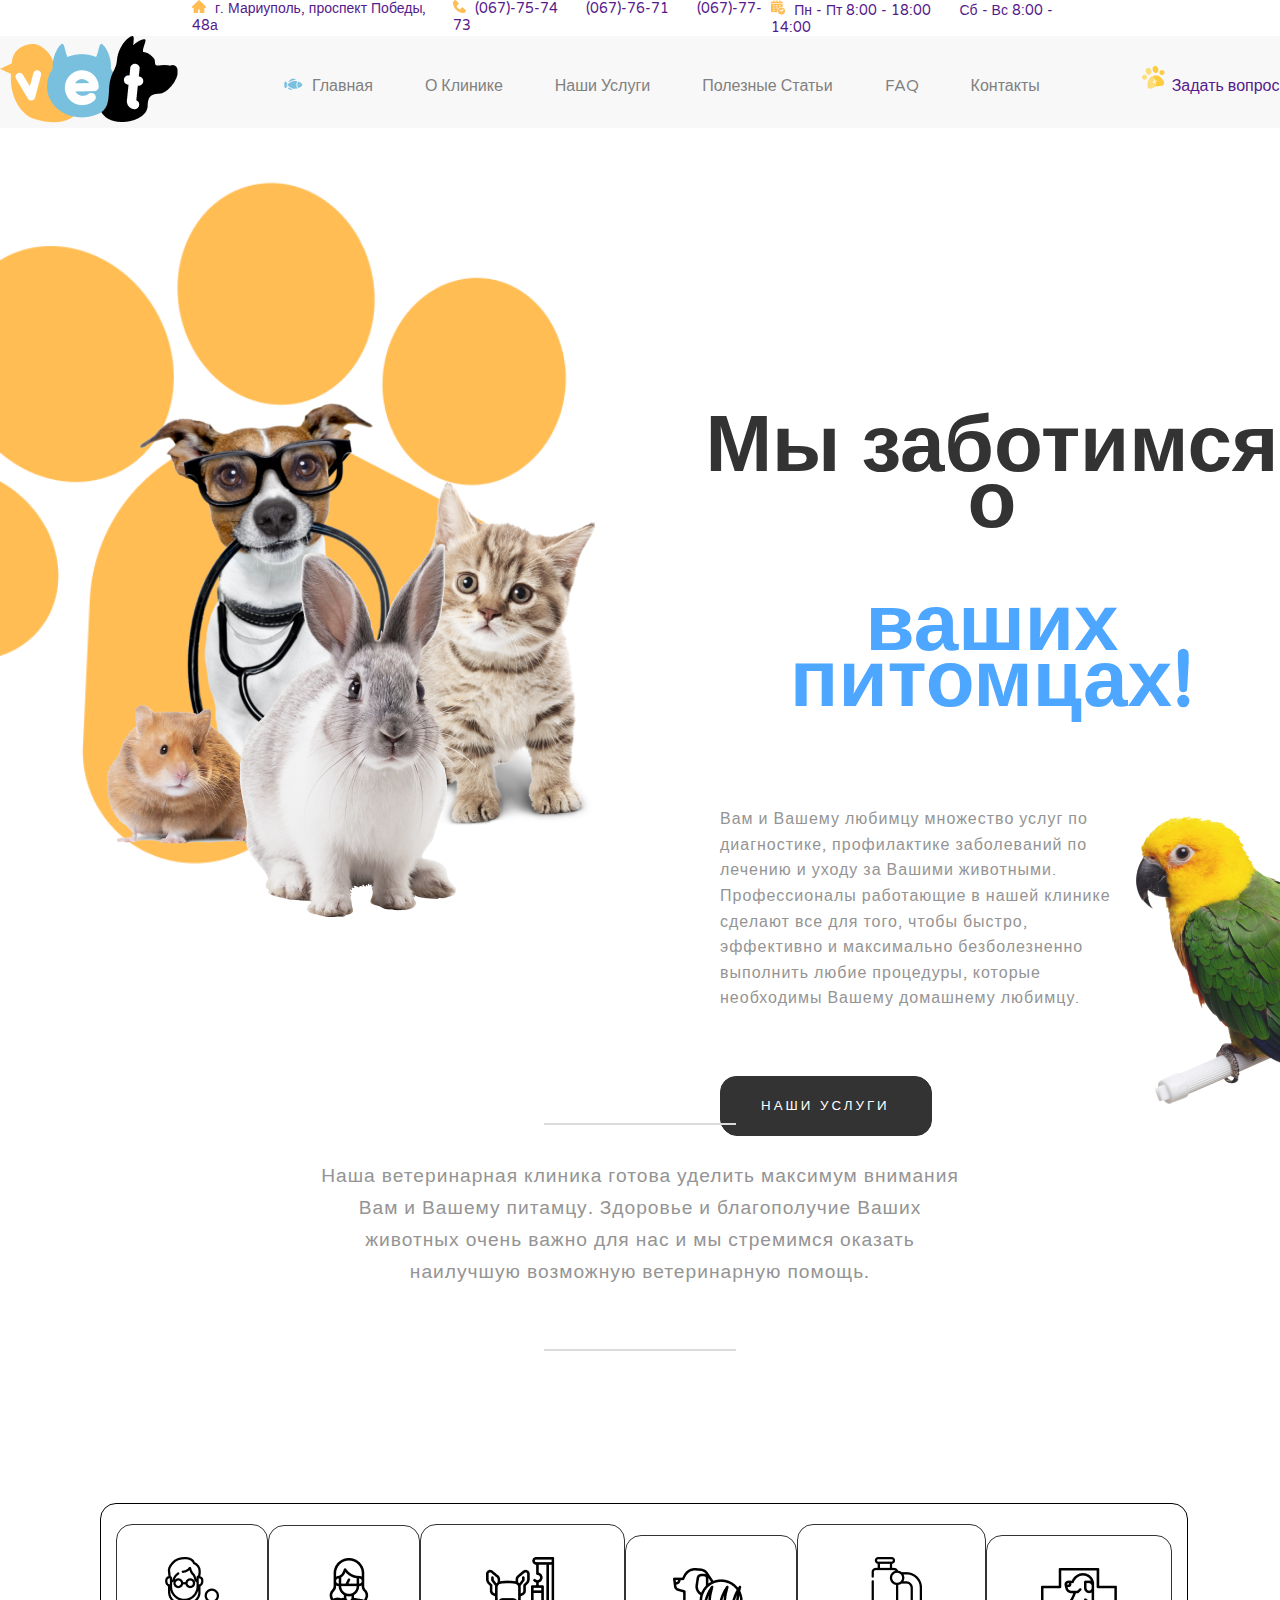
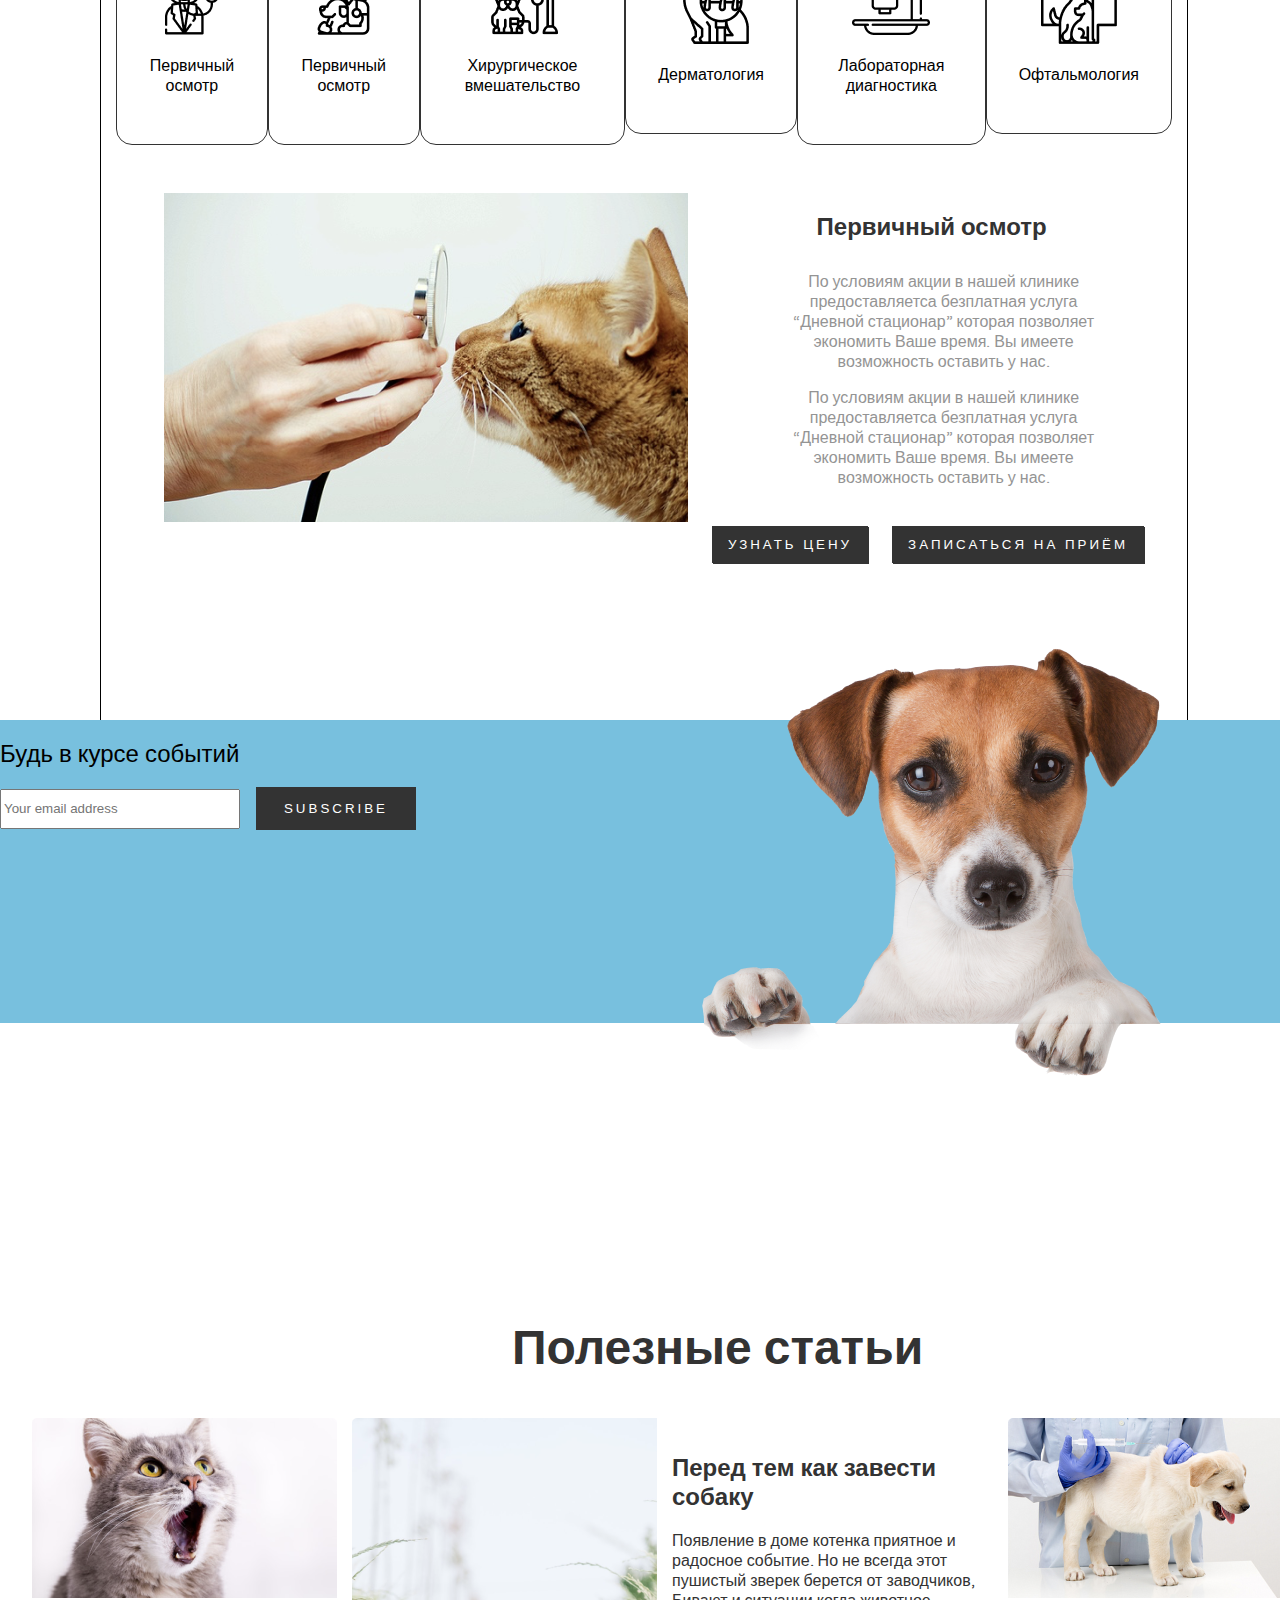
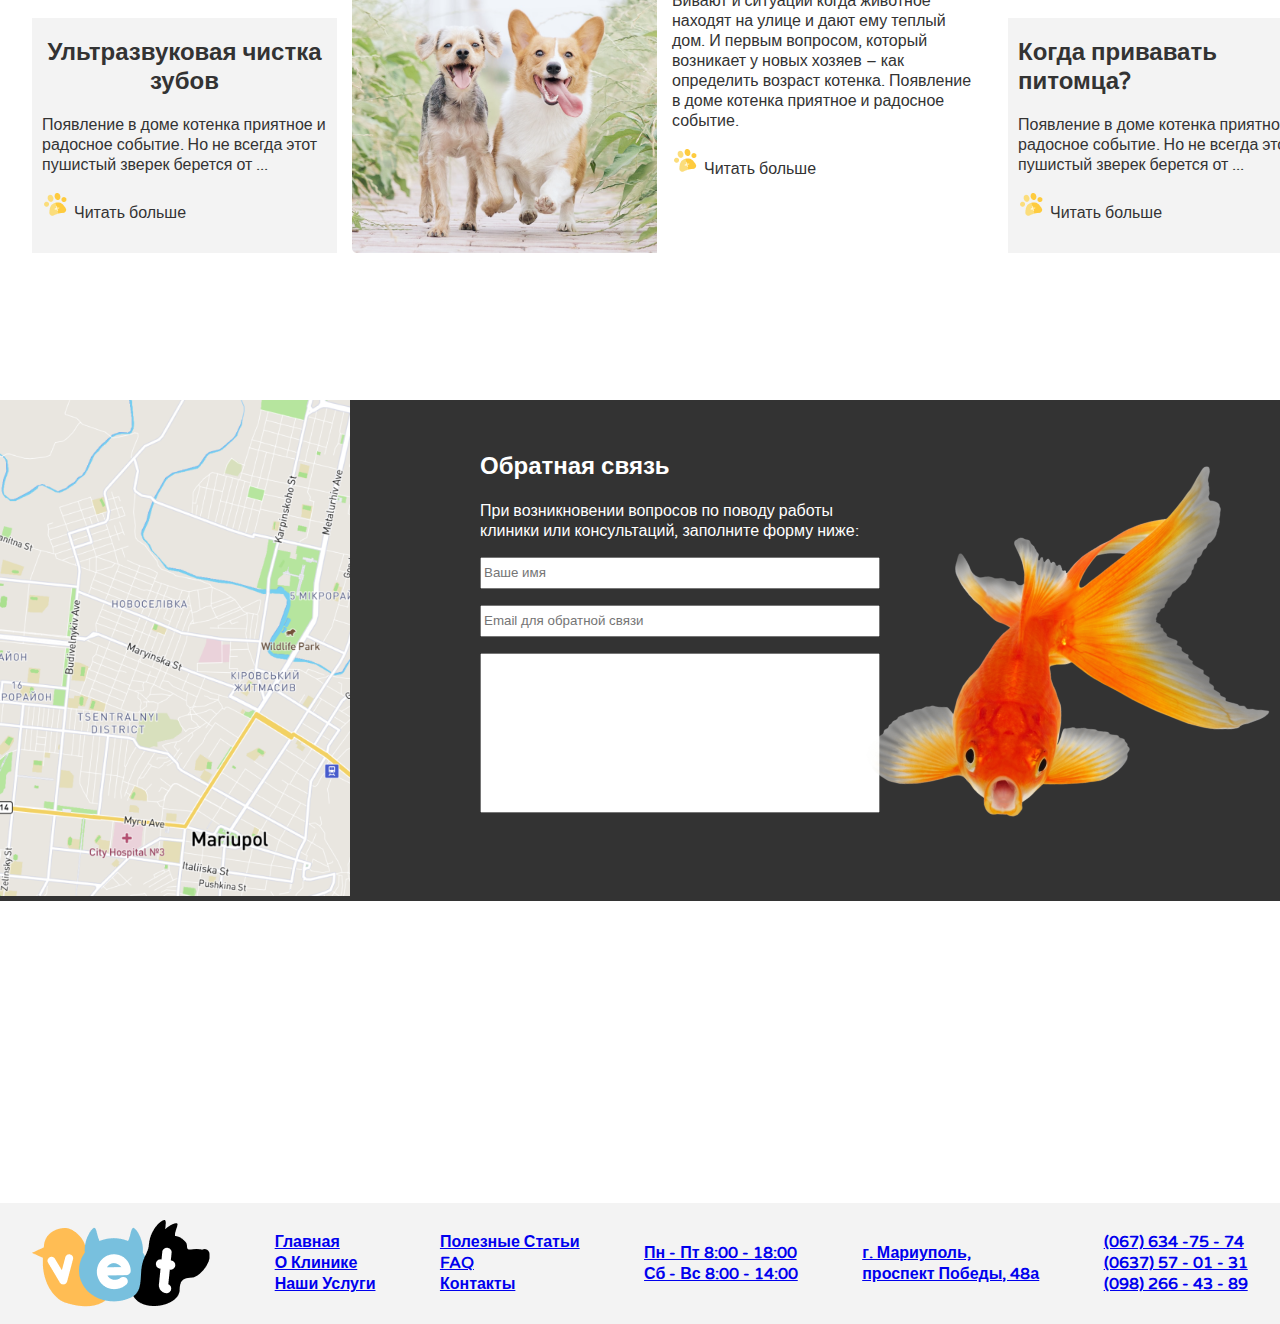
<file: home-page/index.html>
<!DOCTYPE html>
<html lang="en">
<head>
    <meta charset="UTF-8">
    <meta http-equiv="X-UA-Compatible" content="IE=edge">
    <meta name="viewport" content="width=device-width, initial-scale=1.0">
    <link href="./main.css" type="text/css" rel="stylesheet">
    <link href="header.css" type="text/css" rel="stylesheet">
    <link rel="preconnect" href="https://fonts.googleapis.com">
    <link rel="preconnect" href="https://fonts.gstatic.com" crossorigin>
    <link href="https://fonts.googleapis.com/css2?family=Varela+Round&display=swap" rel="stylesheet">
    <title>Vet Shop</title>
</head>
<body>
    <header>
        <!-- DIV 1 CONTAINING ALL ADDRESS, PHONE NUMBER AND AVAILABLE DAYS -->
        <div class="menu-1">
           <div class="menu-container">
                <div>
                     <!-- I used a tag so that I can give them a links later on such as maps, phone-call... -->
                    <img class="icons" src="logo_and_pics/home.png" alt="home icon">
                    <a href="" class="links">г. Мариуполь, проспект Победы, 48а</a>
                </div>
                <div>
                    <img class="icons" src="logo_and_pics/phone.png" alt="phone icon">
                    <a href="" class="links">(067)-75-74</a>
                    <a href="" class="links">(067)-76-71</a>
                    <a href="" class="links">(067)-77-73</a>
                </div>
                <div>
                    <img class="icons" src="logo_and_pics/days.png" alt="calendar icon">
                    <a href="" class="links">Пн - Пт 8:00 - 18:00</a>
                    <a href="" class="links">Сб - Вс 8:00 - 14:00</a>
                </div>
           </div>
        </div>

        <!-- DIV 2 WITH LOGO PICTURE, AND OTHER PAGES IN IT -->
        <div class=menu-2>
            <div class="logo-container block">
                <img src="logo_and_pics/logo.png" alt="logo">
            </div>

            <!-- DIV FOR LINKS -->
            <div class="pages-container block">
                <img class="icons fish-icon" src="logo_and_pics/fish.png" alt="fish icon">
                <a href="" class="link">Главная</a>
                <a href="" class="link">О Клинике</a>
                <a href="/service/service.html" class="link">Наши Услуги</a>
                <a href="" class="link">Полезные Статьи</a>
                <a href="/faq/faq.html" class="link">FAQ</a>
                <a href="/contact-page/contact.html" class="link">Контакты</a>

                <div class="question block">
                    <img src="logo_and_pics/pet2.png" alt="pet">
                    <a class="btn-pet" href="">Задать вопрос</a>
                </div>
            </div>
        </div>
</header>

<div class="img-section">
    <div class="block">
        <img class="pet-foot" src="logo_and_pics/pet.png" alt="pet foot">
        <img class="dog absolute" src="logo_and_pics/dog.png" alt="dog">
        <img class="hamster absolute" src="logo_and_pics/hamster.png" alt="hamster">
        <img class="rabbit absolute" src="logo_and_pics/rabbit.png" alt="rabbit">
        <img class="cat absolute" src="logo_and_pics/cat.png" alt="cat">
    </div>
    <div class="right block absolute">
        <div class="txt block center">
            <h2 class="text black-txt">Мы заботимся о</h2>
            <h2 class="text blue-txt">ваших питомцах!</h2>
        </div>

        <div class="description">
            <p>Вам и Вашему любимцу множество услуг по диагностике, профилактике заболеваний по лечению и уходу за Вашими животными. Профессионалы работающие в нашей клинике сделают все для того, чтобы быстро, эффективно и максимально безболезненно выполнить любие процедуры, которые необходимы Вашему домашнему любимцу.</p>
            <button class="btn-service btn-black btn-all" type="button">Наши услуги</button>
        </div>
        <img class="parrot absolute" src="logo_and_pics/parrot.png" alt="parrot image">   
    </div>
</div>


<div class="small-info">
    <hr class="hr-1">
    <p class="info-para">Наша ветеринарная клиника готова уделить максимум внимания Вам и Вашему питамцу. Здоровье и благополучие Ваших животных очень важно для нас и мы стремимся оказать наилучшую возможную ветеринарную помощь.
    </p>
    <hr class="hr-2">
</div>

        
<main class="services">
    <div class="service-container-1">
        <div class="ser-img center"><img src="logo_and_pics/1.png"><p>Первичный осмотр</p></div>
            <div class="ser-img center"><img src="logo_and_pics/2.png"><p>Первичный осмотр</p></div>
            <div class="ser-img center"><img src="logo_and_pics/3.png"><p>Хирургическое вмешательство</p></div>
            <div class="ser-img center"><img src="logo_and_pics/4.png"><p>Дерматология</p></div>
            <div class="ser-img center"><img src="logo_and_pics/5.png"><p>Лабораторная диагностика</p></div>
            <div class="ser-img center"><img src="logo_and_pics/6.png"><p>Офтальмология</p></div>  
        </div>
           
    <div class="service-container-2">
        <div class="service-container-2-img">
            <img src="logo_and_pics/image 4.png" alt="cat">
        </div>
        <div class="service-container-2-text">
            <h2 class="black-txt service-heading">Первичный осмотр</h2>
            <p class="section-3-para">По условиям акции в нашей клинике предоставляетса безплатная услуга “Дневной стационар” которая позволяет экономить Ваше время. Вы имеете возможность оставить у нас.
            </p>
            <p class="section-3-para">По условиям акции в нашей клинике предоставляетса безплатная услуга “Дневной стационар” которая позволяет экономить Ваше время. Вы имеете возможность оставить у нас.
            </p>
                
            <div class="btn-service-container">
                <button class="btn-service btn-black btn-all btn-small" type="button">Узнать цену</button>
                <button class="btn-service btn-black btn-all btn-small" type="button">Записаться на приём</button>
            </div>
        </div>
    </div>
</main>


<img class="section-5-dog-img" src="logo_and_pics/kisspng-dog-grooming-puppy-pet-veterinarian-dogs-5ab3e2fb839b14 1.png" alt="dog image">    
<div class="section-5">
    <div class="grid">
        <div class="a">
            <h2 class="section5-heading">Будь в курсе событий</h2>  
            <input class="input" type="email" placeholder="Your email address">
        </div>
        <div class="b">
            <button class="subscribe-btn">Subscribe</button>
        </div>
    </div>
</div>


<section class="articles">
    <h2 class="grid-heading">Полезные статьи</h2>
    <div class="grid1">
        <div class="a one">
            <div class="grid2">
                <div class="grid-image"><img src="logo_and_pics/cat_yawning.png" alt="cat image"></div>
                <div class="grid-grey-text">
                    <h2 class="center">Ультразвуковая чистка зубов</h2>
                    <p>Появление в доме котенка приятное и радосное событие. Но не всегда этот пушистый зверек берется от ...</p>
                    <img class="grid-img-pet2" src="logo_and_pics/pet2.png">
                    <a href="" class="grid-link">Читать больше</a>
                </div>
            </div>
        </div>
        <div class="a two">
            <div class="grid3">
                <div class="grid-image"><img src="logo_and_pics/dogs_running.png" alt="dogs image"></div>
                <div class="grid-text">
                    <h2>Перед тем как завести собаку</h2>
                    <p>Появление в доме котенка приятное и радосное событие. Но не всегда этот пушистый зверек берется от заводчиков, Бивают и ситуации когда животное находят на улице и дают ему теплый дом. И первым вопросом, который возникает у новых хозяев – как определить возраст котенка. Появление в доме котенка приятное и радосное событие.</p>
                    <img class="grid-img-pet2" src="logo_and_pics/pet2.png">
                    <a href="" class="grid-link">Читать больше</a>
                </div>
            </div>
        </div>
        <div class="a three">
            <div class="grid2">
                <div class="grid-image"><img src="logo_and_pics/injecting_dog.png" alt="dog image"></div>
                <div class="grid-grey-text">
                    <h2>Когда привавать питомца?</h2>
                    <p>Появление в доме котенка приятное и радосное событие. Но не всегда этот пушистый зверек берется от ...</p>
                    <img class="grid-img-pet2" src="logo_and_pics/pet2.png">
                    <a href="" class="grid-link">Читать больше</a>
                </div>
            </div>
        </div>
    </div>
</section>

<section class="map-section">
    <div class="last-grid-1">
        <div><img class="map-img" src="logo_and_pics/Rectangle 48.png"></div>
        <div>
            <div class="grid-form">
                <img class="goldfish" src="logo_and_pics/goldfish.png" alt="fish image">
                <div>
                    <h2>Обратная связь</h2>
                    <p class="grid-para">При возникновении вопросов по поводу работы клиники или консультаций, заполните форму ниже:</p>
                </div>
                <div>
                    <input class="grid-input" type="name" placeholder="Ваше имя">
                </div>
                <div>
                    <input class="grid-input" type="email" placeholder="Email для обратной связи">
                </div>
                <div>
                    <input class="message" type="text">
                </div>
            </div>
        </div>
    </div>
</section>

<footer>
    <div>
        <img src="logo_and_pics/logo.png">
    </div>
    <div>
        <a href="#">Главная</a>
        <a href="#">О Клинике</a>
        <a href="#">Наши Услуги</a>
    </div>
    <div>
        <a href="#">Полезные Статьи</a>
        <a href="#">FAQ</a>
        <a href="#">Контакты</a>
    </div>
    <div id="calendar-icon">
        <a href="#">Пн - Пт 8:00 - 18:00</a>
        <a href="#">Сб - Вс 8:00 - 14:00</a>
    </div>
    <div id="home-icon">
        <a href="#">г. Мариуполь,<br> проспект Победы, 48а</a>
    </div>
    <div id="phone-icon">
        <a href="#">(067) 634 -75 - 74</a>
        <a href="#">(0637) 57 - 01 - 31<a>
        <a href="#">(098) 266 - 43 - 89</a>
    </div>

</footer>

</body>
</html>
</file>
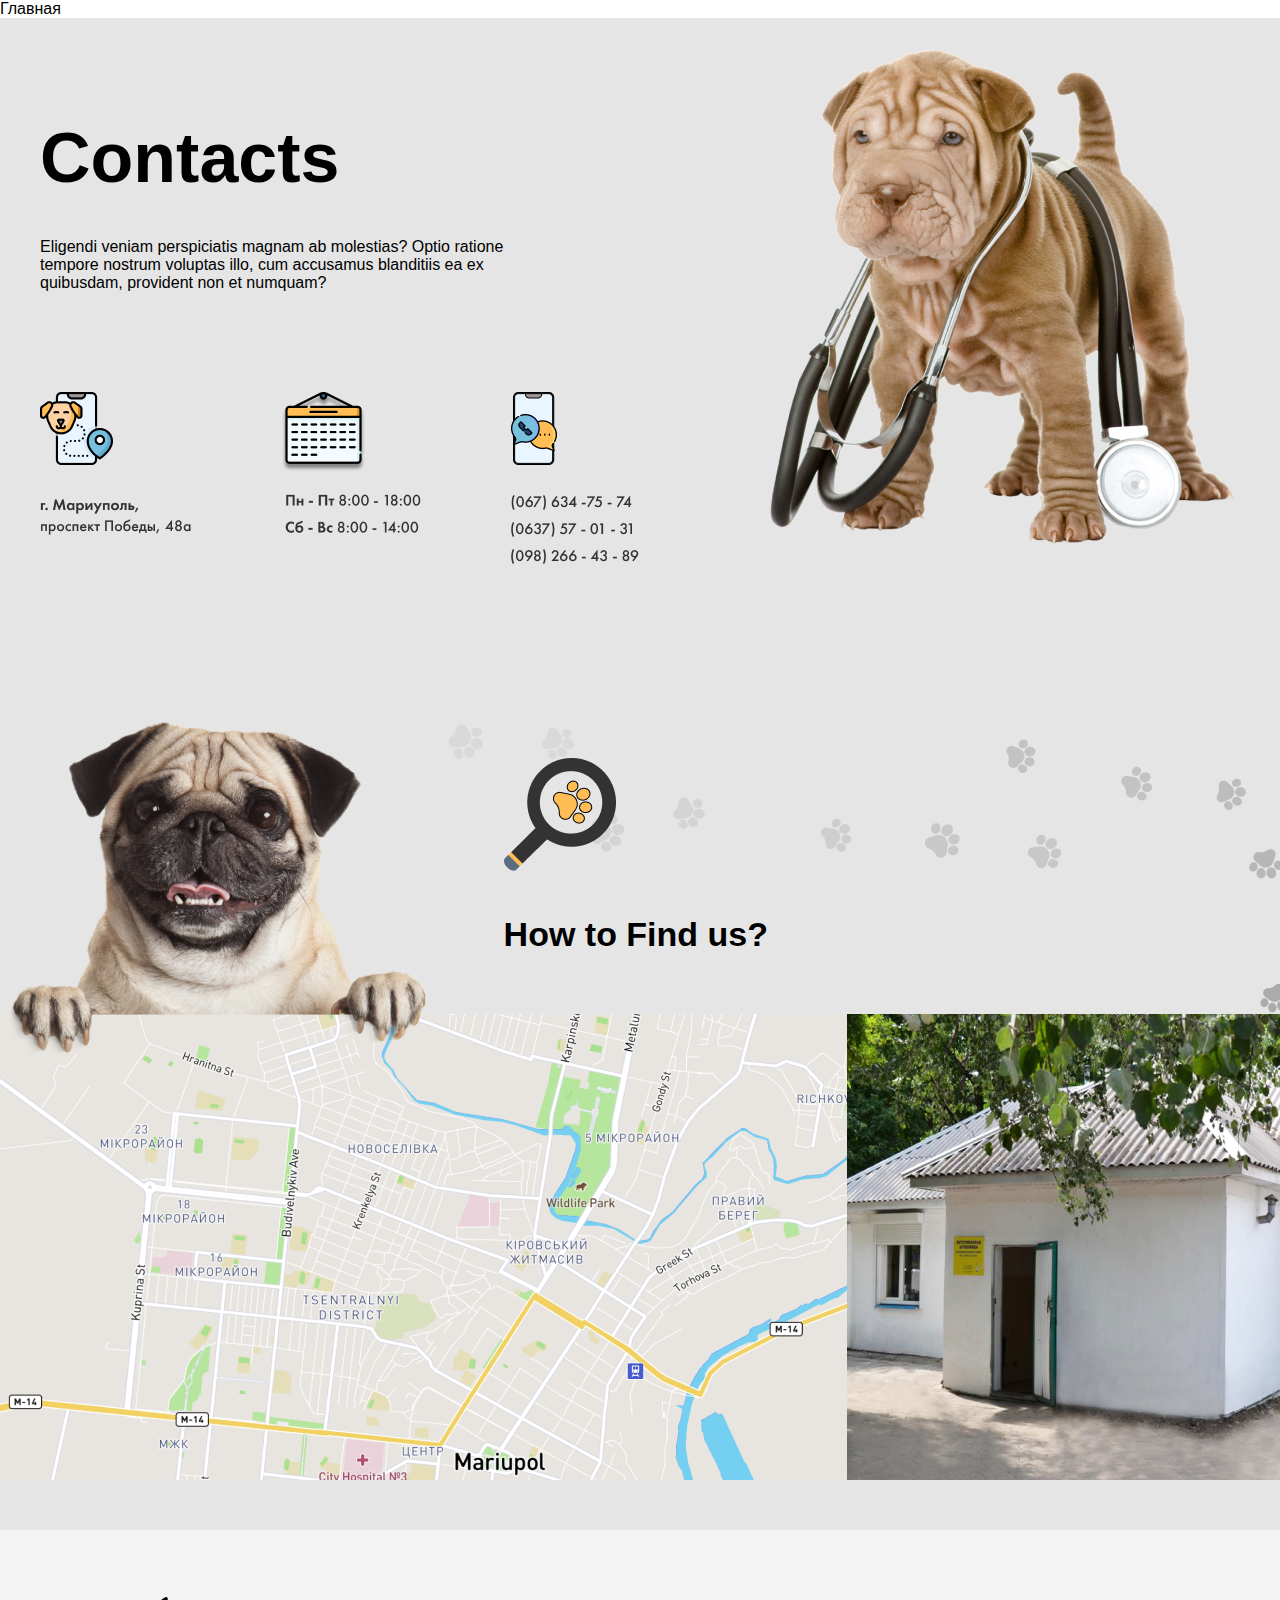
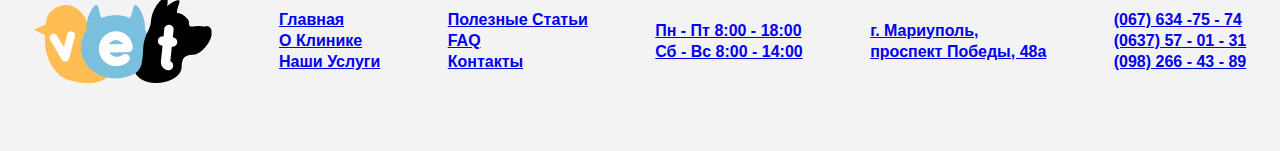
<file: contact-page/contact.html>
<!DOCTYPE html>
<html lang="en">
<head>
    <meta charset="UTF-8">
    <meta http-equiv="X-UA-Compatible" content="IE=edge">
    <meta name="viewport" content="width=device-width, initial-scale=1.0">
    <title>Document</title>
    <link rel="stylesheet" href="/contact-page/contact.css">
    <link rel="stylesheet" href="/home-page/header.css">
    <link rel="stylesheet" href="/service/footer.css">
</head>
<body>

        <a href="/home-page/index.html" class="link">Главная</a>
       

    <section class="contacts">
    <header>
        <div class="left">
            <h1 class="contact-text">Contacts</h1>
            <p style="width: 40%;"> Eligendi veniam perspiciatis magnam ab molestias? Optio ratione tempore nostrum voluptas illo, cum accusamus blanditiis ea ex quibusdam, provident non et numquam?</p>
            <div class="infos" style="width: 50%;">
                <div class="address">
                    <img src="/contact-page/image/city.png" alt="address">
                </div>
                <div class="open">
                    <img src="/contact-page/image/time.png" alt="open">
                </div>
                <div class="numbers">
                    <img src="/contact-page/image/phone.png" alt="numbers">
                </div>
            </div>
        </div>
        <div class="right">
            <img src="/contact-page/image/doggy.png" alt="doggy">
        </div>
    </header>
    <div class="main">
        <div class="puppy"><img src="/contact-page/image/puppy.png" alt="puppy"></div>
        <div class="object"> <img src="/contact-page/image/Object.png" alt="object"> <br><p style="font-size: 34px; font-weight: 900; margin-top: 40px;"> How to Find us?</p></div>
        <div class="group22"><img src="/contact-page/image/Group 22.png" alt="group22"></div>
    </div>
    <div class="map">
        <img src="/contact-page/image/Rectangle 52.png" >
        <img class="home" src="/contact-page/image/vetclinic 1.png" >
    </div>
</section>

<footer>
    <div>
        <img src="/home-page/logo_and_pics/logo.png">
    </div>
    <div>
        <a href="#">Главная</a>
        <a href="#">О Клинике</a>
        <a href="#">Наши Услуги</a>
    </div>
    <div>
        <a href="#">Полезные Статьи</a>
        <a href="#">FAQ</a>
        <a href="#">Контакты</a>
    </div>
    <div id="calendar-icon">
        <a href="#">Пн - Пт 8:00 - 18:00</a>
        <a href="#">Сб - Вс 8:00 - 14:00</a>
    </div>
    <div id="home-icon">
        <a href="#">г. Мариуполь,<br> проспект Победы, 48а</a>
    </div>
    <div id="phone-icon">
        <a href="#">(067) 634 -75 - 74</a>
        <a href="#">(0637) 57 - 01 - 31<a>
        <a href="#">(098) 266 - 43 - 89</a>
    </div>

</footer>

</body>
</html>
</file>
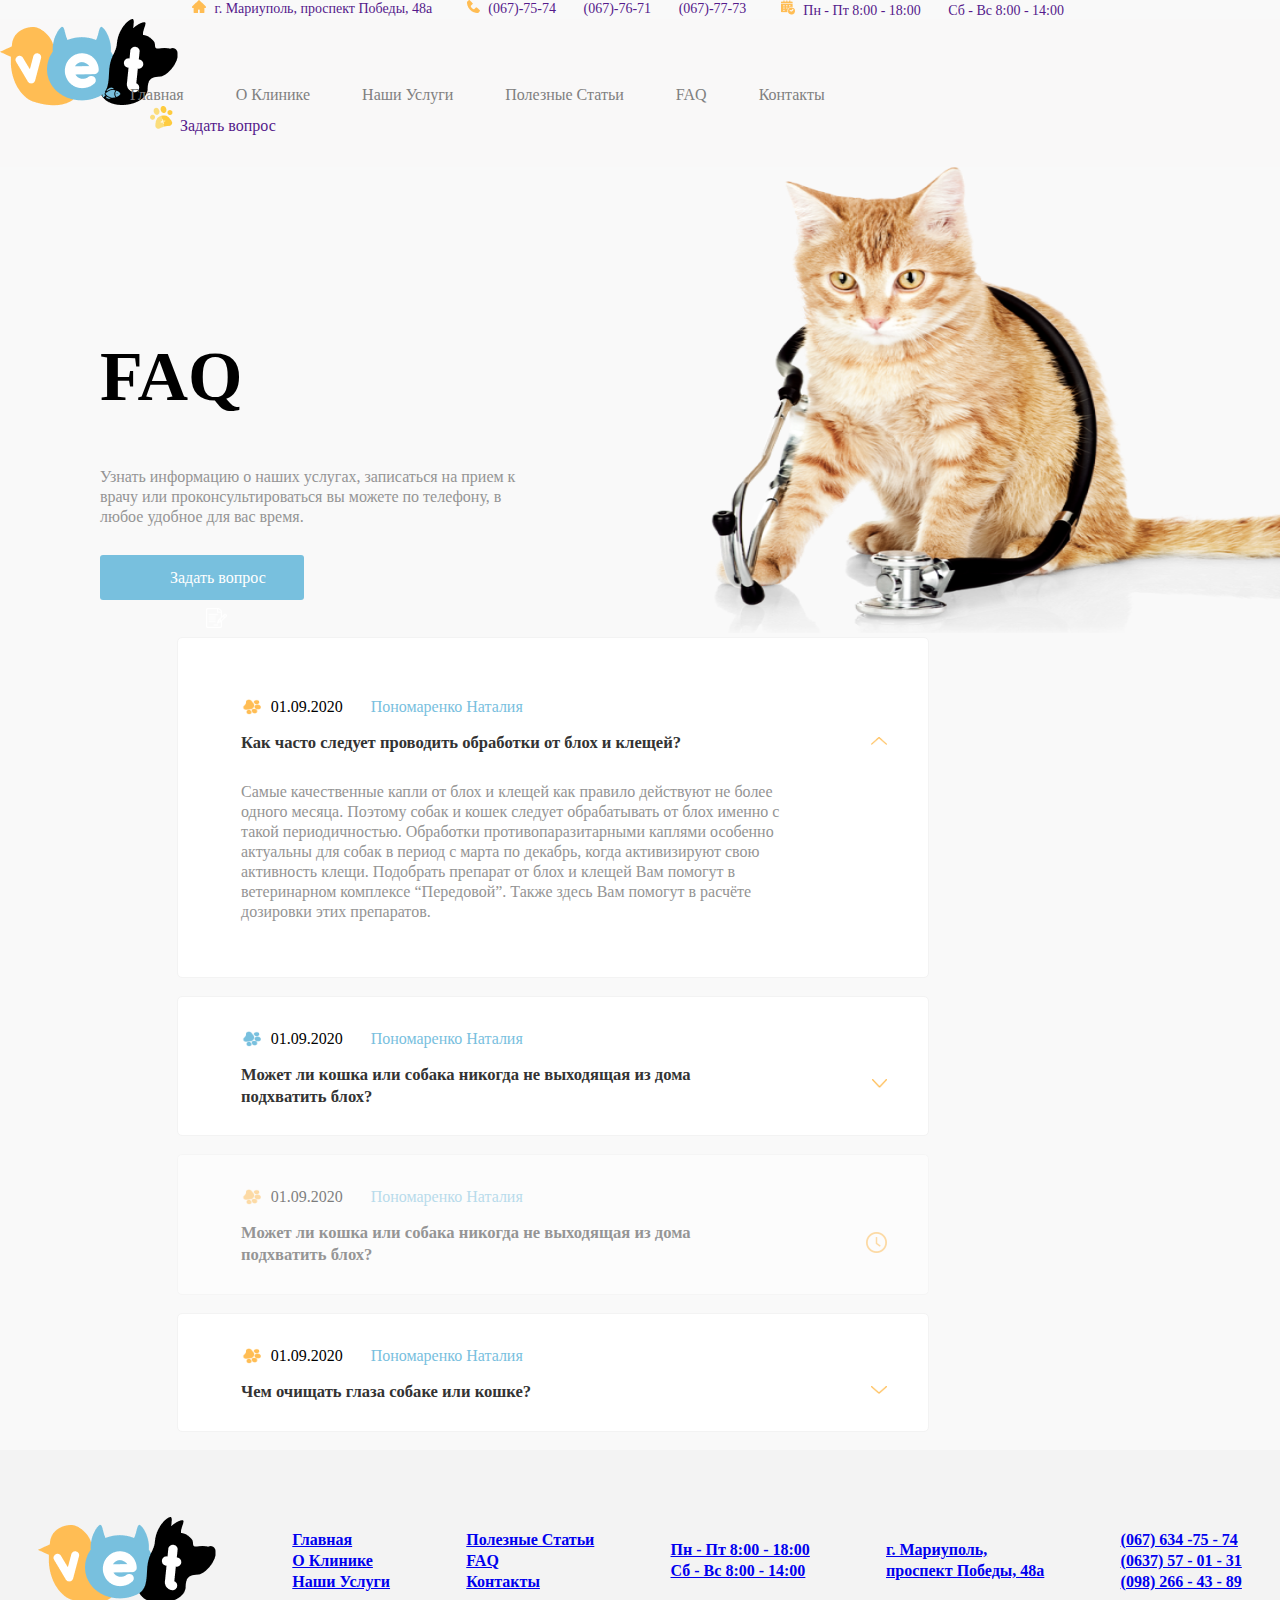
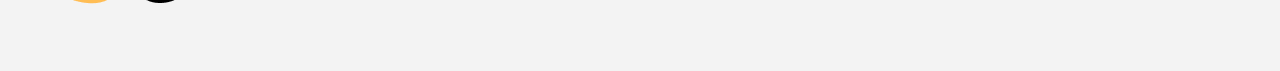
<file: faq/faq.html>
<!DOCTYPE html>
<html lang="en">
<head>
    <meta charset="UTF-8">
    <meta http-equiv="X-UA-Compatible" content="IE=edge">
    <meta name="viewport" content="width=device-width, initial-scale=1.0">
    <link href="/home-page/header.css" type="text/css" rel="stylesheet">
    <link rel="stylesheet" href="./faq.css">
    <link rel="stylesheet" href="/service/footer.css">
    <link rel="preconnect" href="https://fonts.googleapis.com">
    <link rel="preconnect" href="https://fonts.gstatic.com" crossorigin>
    <link href="https://fonts.googleapis.com/css2?family=Varela+Round&display=swap" rel="stylesheet">
    <title>FAQ</title>
</head>
<body>
    <header>
        <div class="menu-1">
           <div class="menu-container">
                <div>
                    <img class="icons" src="/home-page/logo_and_pics/home.png" alt="home icon">
                    <a href="" class="links">г. Мариуполь, проспект Победы, 48а</a>
                </div>
                <div>
                    <img class="icons" src="/home-page/logo_and_pics/phone.png" alt="phone icon">
                    <a href="" class="links">(067)-75-74</a>
                    <a href="" class="links">(067)-76-71</a>
                    <a href="" class="links">(067)-77-73</a>
                </div>
                <div>
                    <img class="icons" src="/home-page/logo_and_pics/days.png" alt="calendar icon">
                    <a href="" class="links">Пн - Пт 8:00 - 18:00</a>
                    <a href="" class="links">Сб - Вс 8:00 - 14:00</a>
                </div>
           </div>
        </div>

        <div class=menu-2>
            <div class="logo-container block">
                <img src="/home-page/logo_and_pics/logo.png" alt="logo">
            </div>
            <div class="pages-container block">
                <img class="icons fish-icon" src="/home-page/logo_and_pics/fish.png" alt="fish icon">
                <a href="/home-page/index.html" class="link">Главная</a>
                <a href="" class="link">О Клинике</a>
                <a href="" class="link">Наши Услуги</a>
                <a href="" class="link">Полезные Статьи</a>
                <a href="" class="link">FAQ</a>
                <a href="" class="link">Контакты</a>

                <div class="question block">
                    <img src="/home-page/logo_and_pics/pet2.png" alt="pet">
                    <a class="btn-pet" href="">Задать вопрос</a>
                </div>
            </div>
        </div>
</header>


    <section id="hero">
        <div class="row">
            <div class="box-left">
                <h2 class="title">FAQ</h2>
                <p class="box-text">Узнать информацию о наших услугах, записаться на прием к врачу или проконсультироваться вы можете по телефону, в любое удобное для вас время.</p>
                <a href="#" class="box-button"> <img class="doc-img" src="/faq/img/document1.png" alt="document png" width="21px" height="21px">  Задать вопрос</a>
            </div>
            <div class="box-right">
                <img src="/faq/img/kisspng_cat_kitten_dog_veterinarian_veterinary_medicine_cat_wearing.png" alt="cat" height="466px" width="569px" class="image-dog">
            </div>
        </div>
    </section>

    <section id="main">
        <div class="row">
            <div class="main-box">
                <div class="main-body_box--header">
                    <img class="main-box__img--pet" src="/faq/img/pet.png" alt="pet" width="22.87px" height="19.99px">
                    <p>01.09.2020</p>
                    <p>Пономаренко Наталия</p>
                </div>
                <div class="main-body_box--body">
                    <h5 style="width: 539px;">Как часто следует проводить обработки от блох и клещей?</h5>
                    <img src="/faq/img/arrow (1).png" alt="vector" width="16px" height="8.64px">
                </div>
                <div class="main-body_box--footer">
                    Самые качественные капли от блох и клещей как правило действуют не более одного месяца. Поэтому собак и кошек следует обрабатывать от блох именно с такой периодичностью. Обработки противопаразитарными каплями особенно актуальны для собак в период с марта по декабрь, когда активизируют свою активность клещи. Подобрать препарат от блох и клещей Вам помогут в ветеринарном комплексе “Передовой”. Также здесь Вам помогут в расчёте дозировки этих препаратов.
                </div>
            </div>
            <div class="main-box">
                <div class="main-body_box--header">
                    <img class="main-box__img--pet" src="/faq/img/pet (1).png" alt="pet" width="22.87px" height="19.99px">
                    <p>01.09.2020</p>
                    <p>Пономаренко Наталия</p>
                </div>
                <div class="main-body_box--body">
                    <h5>Может ли кошка или собака никогда не выходящая из дома подхватить блох?</h5>
                    <img src="/faq/img/arrow.png" alt="vector" width="16" height="8.64px">
                </div>
               
            </div>
            <div class="main-box"  style="opacity: 0.5;">
                <div class="main-body_box--header">
                    <img class="main-box__img--pet" src="/faq/img/pet.png" alt="pet" width="22.87px" height="19.99px">
                    <p>01.09.2020</p>
                    <p>Пономаренко Наталия</p>
                </div>
                <div class="main-body_box--body">
                    <h5>Может ли кошка или собака никогда не выходящая из дома подхватить блох?</h5>
                    <img src="/faq/img/clock@2x.png" alt="vector" width="21px" height="21px">
                </div>
                
            </div>
            <div class="main-box">
                <div class="main-body_box--header">
                    <img class="main-box__img--pet" src="/faq/img/pet.png" alt="pet" width="22.87px" height="19.99px">
                    <p>01.09.2020</p>
                    <p>Пономаренко Наталия</p>
                </div>
                <div class="main-body_box--body">
                    <h5 style="width: 539px;">Чем очищать глаза собаке или кошке?</h5>
                    <img src="/faq/img/arrow.png" alt="vector" width="16" height="8.64px">
                </div>
            </div>
        </div>
    </section>

<footer>
    <div>
        <img src="/home-page/logo_and_pics/logo.png">
    </div>
    <div>
        <a href="#">Главная</a>
        <a href="#">О Клинике</a>
        <a href="#">Наши Услуги</a>
    </div>
    <div>
        <a href="#">Полезные Статьи</a>
        <a href="#">FAQ</a>
        <a href="#">Контакты</a>
    </div>
    <div id="calendar-icon">
        <a href="#">Пн - Пт 8:00 - 18:00</a>
        <a href="#">Сб - Вс 8:00 - 14:00</a>
    </div>
    <div id="home-icon">
        <a href="#">г. Мариуполь,<br> проспект Победы, 48а</a>
    </div>
    <div id="phone-icon">
        <a href="#">(067) 634 -75 - 74</a>
        <a href="#">(0637) 57 - 01 - 31<a>
        <a href="#">(098) 266 - 43 - 89</a>
    </div>

</footer>

</body>
</html>
</file>
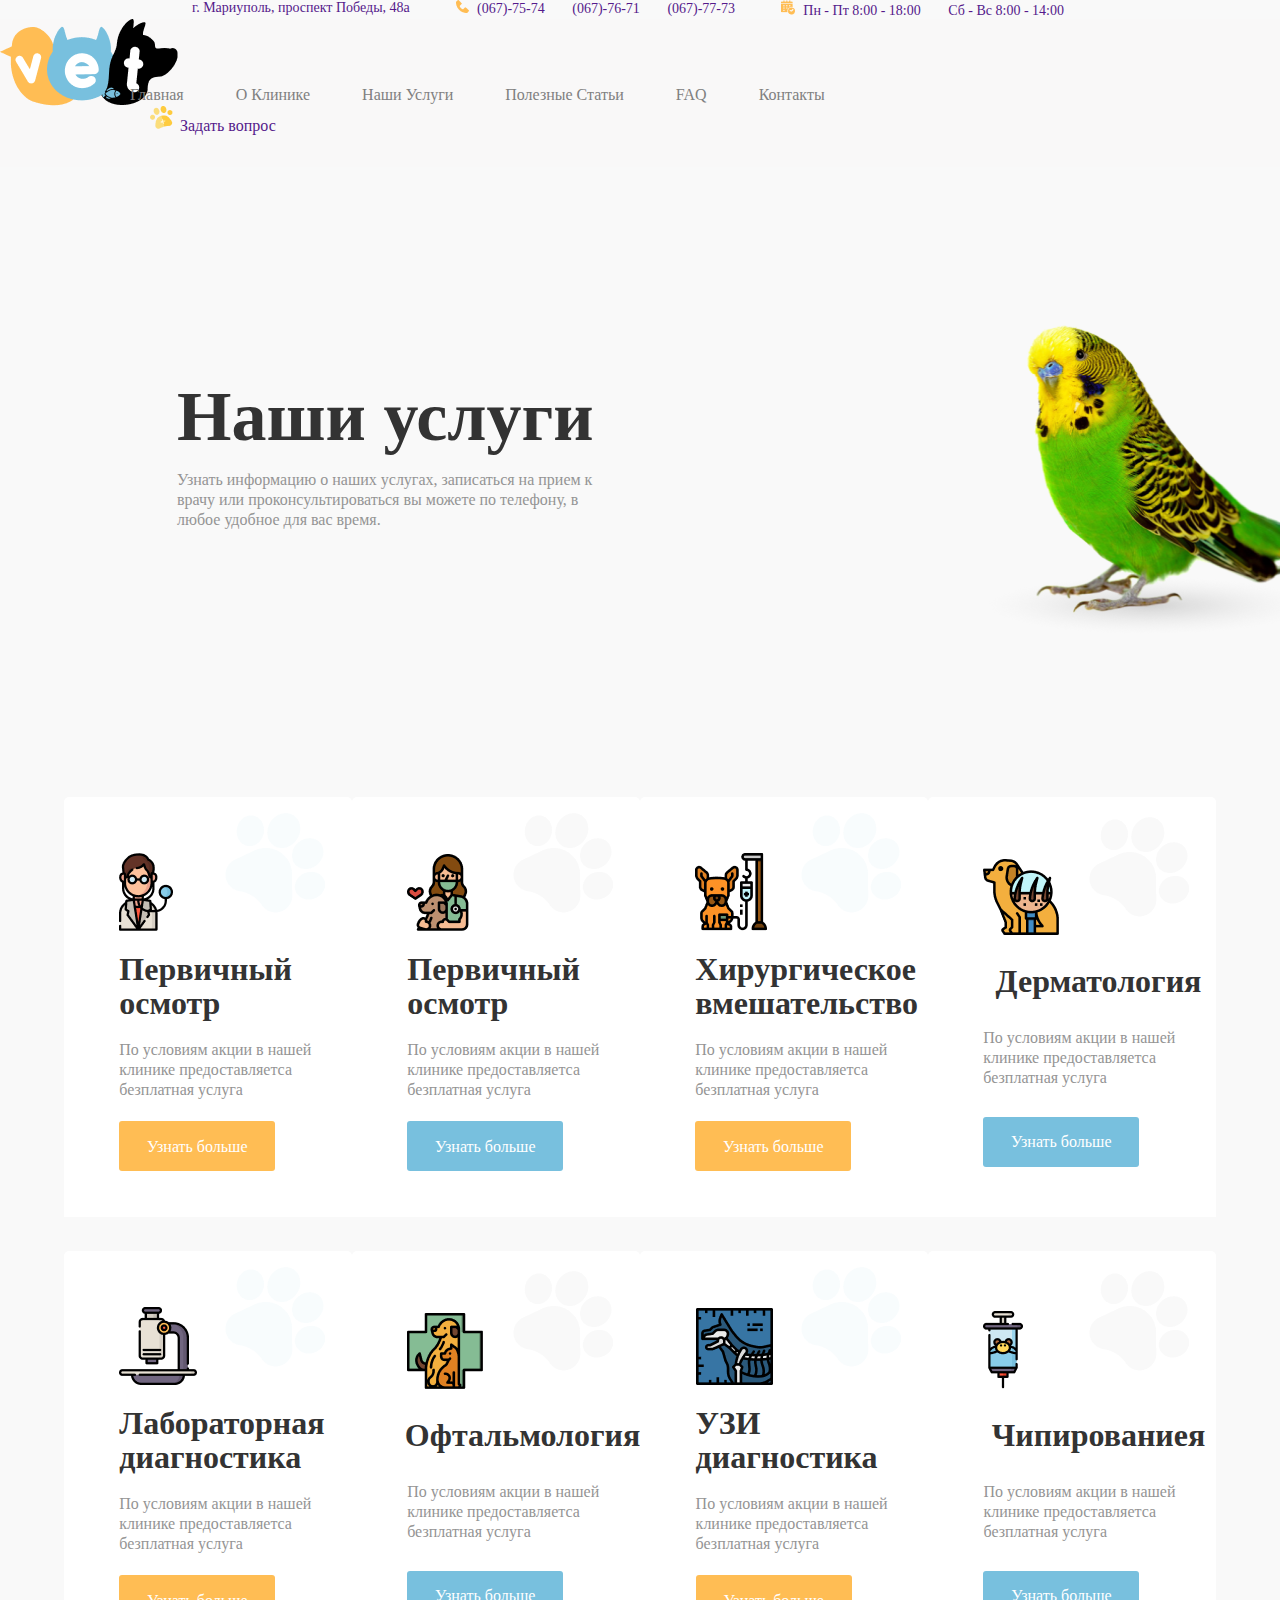
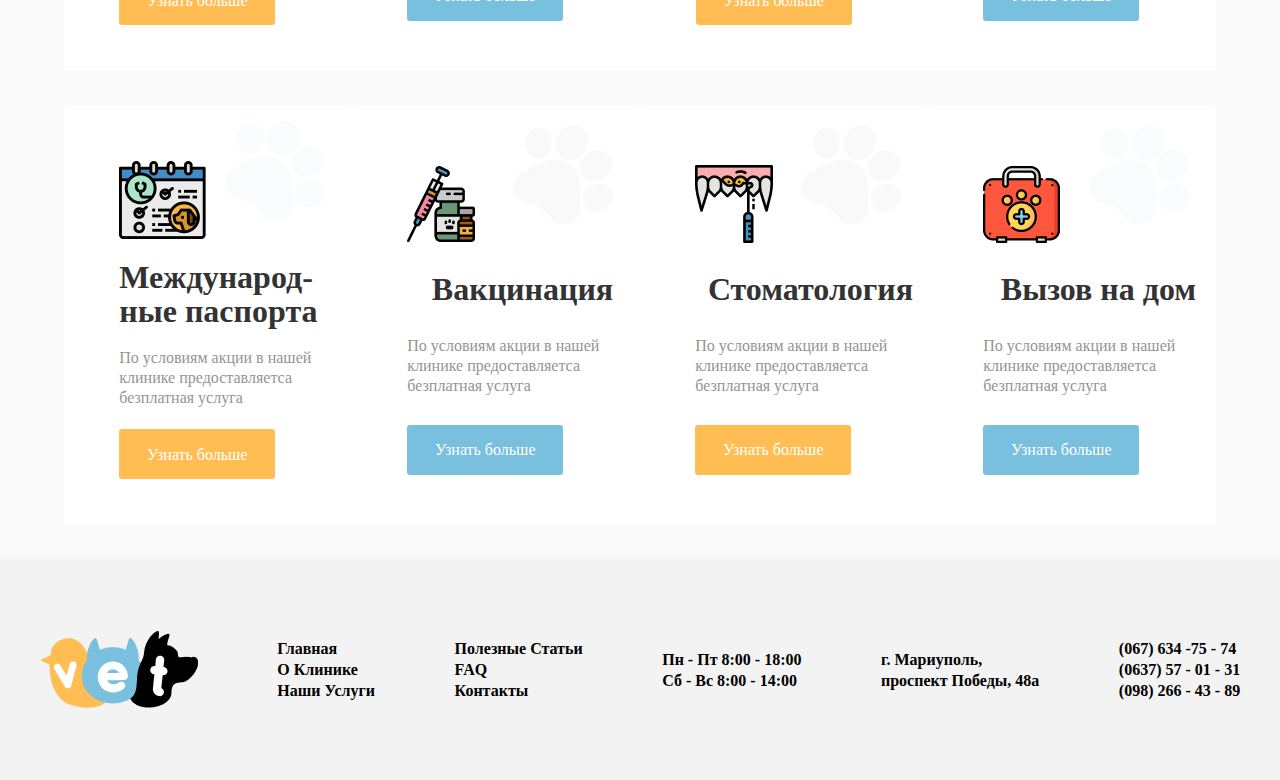
<file: service/service.html>
<!DOCTYPE html>
<html lang="en">
<head>
    <meta charset="UTF-8">
    <meta name="viewport" content="width=device-width, initial-scale=1.0"/>
    <title>Services</title>
    <link rel="stylesheet" href="/service/style.css">
    <link rel="stylesheet" href="/home-page/header.css">
    <link rel="stylesheet" href="/service/footer.css">
</head>
<body>
    <header>
        <!-- DIV 1 CONTAINING ALL ADDRESS, PHONE NUMBER AND AVAILABLE DAYS -->
        <div class="menu-1">
           <div class="menu-container">
                <div>
                     <!-- I used a tag so that I can give them a links later on such as maps, phone-call... -->
                    <a href="" class="links">г. Мариуполь, проспект Победы, 48а</a>
                </div>
                <div>
                    <img class="icons" src="/home-page/logo_and_pics/phone.png" alt="phone icon">
                    <a href="" class="links">(067)-75-74</a>
                    <a href="" class="links">(067)-76-71</a>
                    <a href="" class="links">(067)-77-73</a>
                </div>
                <div>
                    <img class="icons" src="/home-page/logo_and_pics/days.png" alt="calendar icon">
                    <a href="" class="links">Пн - Пт 8:00 - 18:00</a>
                    <a href="" class="links">Сб - Вс 8:00 - 14:00</a>
                </div>
           </div>
        </div>

        <!-- DIV 2 WITH LOGO PICTURE, AND OTHER PAGES IN IT -->
        <div class=menu-2>
            <div class="logo-container block">
                <img src="/home-page/logo_and_pics/logo.png" alt="logo">
            </div>

            <!-- DIV FOR LINKS -->
            <div class="pages-container block">
                <img class="icons fish-icon" src="/home-page/logo_and_pics/fish.png" alt="fish icon">
                <a href="/home-page/index.html" class="link">Главная</a>
                <a href="" class="link">О Клинике</a>
                <a href="#" class="link">Наши Услуги</a>
                <a href="" class="link">Полезные Статьи</a>
                <a href="/faq/faq.html" class="link">FAQ</a>
                <a href="" class="link">Контакты</a>

                <div class="question block">
                    <img src="/home-page/logo_and_pics/pet2.png" alt="pet">
                    <a class="btn-pet" href="">Задать вопрос</a>
                </div>
            </div>
        </div>
</header>
    <section>

        <div id="uslugi-text">
            <h1>Наши услуги</h1>
            <p>Узнать информацию о наших услугах, записаться на прием к врачу или проконсультироваться вы можете по телефону, в любое удобное для вас время.</p>
        </div>

        <img id="parrot" src="images/kisspng-birdcage-budgerigar-cockatiel-parakeet-parrot-5a7c728f7bae43 1.png">
        <img id="parrot-shadow" src="images/Ellipse 8.png">
            
    </section>

    <main>
        <div id="boxes">
            <div class="order-box">
                <div class="inside-box">
                    <div class="box-items">
                        <div class="box-images">
                            <img src="images/doctor 1.png">
                            <img class="foot-print" src="images/pet (1).png">
                        </div>
                        <h1>Первичный осмотр</h1>
                        <p>По условиям акции в нашей клинике предоставляетса безплатная услуга</p>
                        <button class="button-1">Узнать больше</button>
                    </div>
                </div>
                <div class="inside-box">
                    <div class="box-items">
                        <div class="box-images">
                            <img src="images/filled outline (7).png">
                            <img class="foot-print" src="images/pet.png">
                        </div>
                        <h1>Первичный осмотр</h1>
                        <p>По условиям акции в нашей клинике предоставляетса безплатная услуга</p>
                        <button class="button-2">Узнать больше</button>
                    </div>
                </div>
                <div class="inside-box">
                    <div class="box-items">
                        <div class="box-images">
                            <img src="images/filled outline.png">
                            <img class="foot-print" src="images/pet (1).png">
                        </div>
                        <h1>Хирургическое вмешательство</h1>
                        <p>По условиям акции в нашей клинике предоставляетса безплатная услуга</p>
                        <button class="button-1">Узнать больше</button>
                    </div>
                </div>            
                <div class="inside-box">
                    <div class="box-items">
                        <div class="box-images">
                            <img src="images/filled outline (2).png">
                            <img class="foot-print" src="images/pet.png">
                        </div>
                        <h1>Дерматология</h1>
                        <p>По условиям акции в нашей клинике предоставляетса безплатная услуга</p>
                        <button class="button-2">Узнать больше</button>
                    </div>
                </div>
            </div>

            <div class="order-box">
                <div class="inside-box">
                    <div class="box-items">
                        <div class="box-images">
                            <img src="images/veterinary-3 1.png">
                            <img class="foot-print" src="images/pet (1).png">
                        </div>
                        <h1>Лабораторная диагностика</h1>
                        <p>По условиям акции в нашей клинике предоставляетса безплатная услуга</p>
                        <button class="button-1">Узнать больше</button>
                    </div>
                </div>
                <div class="inside-box">
                    <div class="box-items">
                        <div class="box-images">
                            <img src="images/filled outline (3).png">
                            <img class="foot-print" src="images/pet.png">
                        </div>
                        <h1>Офтальмология</h1>
                        <p>По условиям акции в нашей клинике предоставляетса безплатная услуга</p>
                        <button class="button-2">Узнать больше</button>
                    </div>
                </div>
                <div class="inside-box">
                    <div class="box-items">
                        <div class="box-images">
                            <img src="images/filled outline-1.png">
                            <img class="foot-print" src="images/pet (1).png">
                        </div>
                        <h1>УЗИ
                            диагностика</h1>
                        <p>По условиям акции в нашей клинике предоставляетса безплатная услуга</p>
                        <button class="button-1">Узнать больше</button>
                    </div>
                </div>            
                <div class="inside-box">
                    <div class="box-items">
                        <div class="box-images">
                            <img src="images/Group 1.png">
                            <img class="foot-print" src="images/pet.png">
                        </div>
                        <h1>Чипированиея</h1>
                        <p>По условиям акции в нашей клинике предоставляетса безплатная услуга</p>
                        <button class="button-2">Узнать больше</button>
                    </div>
                </div>
            </div>

            <div class="order-box">
                <div class="inside-box">
                    <div class="box-items">
                        <div class="box-images">
                            <img src="images/filled outline (4).png">
                            <img class="foot-print" src="images/pet (1).png">
                        </div>
                        <h1>Международ-
                            ные паспорта</h1>
                        <p>По условиям акции в нашей клинике предоставляетса безплатная услуга</p>
                        <button class="button-1">Узнать больше</button>
                    </div>
                </div>
                <div class="inside-box">
                    <div class="box-items">
                        <div class="box-images">
                            <img src="images/filled outline (5).png">
                            <img class="foot-print" src="images/pet.png">
                        </div>
                        <h1>Вакцинация</h1>
                        <p>По условиям акции в нашей клинике предоставляетса безплатная услуга</p>
                        <button class="button-2">Узнать больше</button>
                    </div>
                </div>
                <div class="inside-box">
                    <div class="box-items">
                        <div class="box-images">
                            <img src="images/filled outline (6).png">
                            <img class="foot-print" src="images/pet.png">
                        </div>
                        <h1>Стоматология</h1>
                        <p>По условиям акции в нашей клинике предоставляетса безплатная услуга</p>
                        <button class="button-1">Узнать больше</button>
                    </div>
                </div>
                <div class="inside-box">
                    <div class="box-items">
                        <div class="box-images">
                            <img src="images/veterinary-8 1.png">
                            <img class="foot-print" src="images/pet (1).png">
                        </div>
                        <h1>Вызов на дом</h1>
                        <p>По условиям акции в нашей клинике предоставляетса безплатная услуга</p>
                        <button class="button-2">Узнать больше</button>
                    </div>
                </div>
            </div>

            
        </div>    
    </main>

    <footer>
        <div>
            <img src="images/logo.png">
        </div>
        <div>
            <a>Главная</a>
            <a>О Клинике</a>
            <a>Наши Услуги</a>
        </div>
        <div>
            <a>Полезные Статьи</a>
            <a>FAQ</a>
            <a>Контакты</a>
        </div>
        <div id="calendar-icon">
            <a>Пн - Пт 8:00 - 18:00</a>
            <a>Сб - Вс 8:00 - 14:00</a>
        </div>
        <div id="home-icon">
            <a>г. Мариуполь,<br> проспект Победы, 48а</a>
        </div>
        <div id="phone-icon">
            <a>(067) 634 -75 - 74</a>
            <a>(0637) 57 - 01 - 31<a>
            <a>(098) 266 - 43 - 89</a>
        </div>

    </footer>


</body>
</html>
</file>
<file: home-page/main.css>
* {
    box-sizing: border-box;
}

html, body {
    margin: 0;
    padding: 0;
    font-family: 'Varela Round', sans-serif;
}


/* MIDDLE SECTION WITH IMAGES OF ANIMALS */
.pet-foot {
    z-index: -2;
    width: 44rem;
}
.dog {
    top: 20.5rem;
    left: 6.25rem;
}
.hamster {
    left: 6.25rem;
    top: 43rem;
}
.rabbit {
    top: 34rem;
    left: 15rem;
    z-index: 2;
}
.cat {
    top: 30rem;
    left: 20rem;
    z-index: 1;
}
.parrot {
    top: 29rem;
    left: 27rem;
}

.text {
    font-size: 5rem;
    font-weight: 700;
    line-height: 3.5rem;
}
.black-txt {
    color: #333333;
    -webkit-animation: moveLeft .6s ease-out;
    animation: moveLeft .6s ease-out;
}
.blue-txt {
    color: #4da6ff;
    -webkit-animation: moveRight .6s ease-out;
    animation: moveRight .6s ease-out;
}
.right {
    top: 22rem;
    left: 44rem;
}

.description {
    text-align: left;
    width: 70%;
    height: 60%;
    position: relative;
    top: 1rem;
    left: 1rem;  
    color: #949494;
    letter-spacing: 1px;
    line-height: 1.6rem;
}



/* SECTION THREE */
.info-para {
    width: 50%;
    height: 10vh;
    position: relative;
    top: 11rem;
    left: 20rem;
    text-align: center;
    font-size: 1.2rem;
    letter-spacing: 1px;
    line-height: 2rem;
    color: #949494;
} 
.hr-1 {
    position: relative;
    width: 15%;
    height: 0px;
    top: 10rem;
    border: 1px solid #DBDBDB;
}
.hr-2 {
    position: relative;
    width: 15%;
    height: 0px;
    top: 16rem;
    border: 1px solid #DBDBDB;
}


/* SECTION 4 WITH 6 CARDS */
.services {
    position: relative;
    top: 25rem;
    left: 6.25rem;
    width: 85vw;
    height: 100vh;
    padding: 20px 15px;
    border: 1px solid black;
    border-radius: 1rem;
}
.service-container-1 {
    display: flex;
    flex-direction: row;
    align-items: center; 
    justify-content: space-evenly;  
}
.ser-img {
    border: 1px solid #333333;
    padding: 2rem;
    border-radius: 1rem;
    transition: all .2s ease-in;
}
.ser-img:hover {
    transform: scale(1.02);  
}



/*SECTION WITH IMAGE OF CAT ON THE LEFT AND TEXT IN THE RIGHT*/

.service-container-2 {
    display: flex;
    flex-direction: row;
    margin-top: 3rem;
    text-align: center;
}
.service-container-2-img {
    position: relative;
    left: 3rem;
}
.section-3-para {
    position: relative;
    left: 9rem;
    top: 10px;
    color: #949494;
    width: 60%;
}
.service-heading {
    position: relative;
    left: 1.6rem;
}
.btn-service-container {
    position: relative;
    left: 2rem;
    top: -1rem;
}



/* SECTION 5 WITH IMAGE OF DOG AND EMAIL */
.section-5 {
    width: 100%;
    height: 303px;
    overflow: hidden;
    background-color: #78C0DE;
    position: absolute;
    top: 145rem;
}

.section-5-dog-img {
    position: absolute;
    top: 138rem;
    left: 650px;
    z-index: 2;
}
.form {
    display: flex;
    flex-direction: row;
    position: relative;
    left: 12rem;
    top: 3rem;
}
.input {
    display: inline-block;
    width: 15rem;
    height: 2.5rem;
}
.section5-heading {
    font-family: 'Varela Round', sans-serif;
    font-weight: 100;
}

.subscribe-btn {
    background-color: #333333;
    color: #fff;
    letter-spacing: 3px;
    text-transform: uppercase;
    width: 10rem;
    height: 2.7rem;
    display: inline-block;
    border: 1px solid #333333;
    position: absolute;
    top: 4.2rem;
    left: 16rem;
}
.subscribe-btn:hover {
    -webkit-transform: translateY(-3px);
            transform: translateY(-3px);
    -webkit-box-shadow: 0 1rem 2rem rgba(0, 0, 0, 0.4);
            box-shadow: 0 1rem 2rem rgba(0, 0, 0, 0.4);
}
.subscribe-btn:active {
    outline: none;
    border: none;
    -webkit-transform: translateY(-1px);
            transform: translateY(-1px);
    -webkit-box-shadow: 0 0.7rem 1.2rem rgba(0, 0, 0, 0.4);
            box-shadow: 0 0.7rem 1.2rem rgba(0, 0, 0, 0.4);
}


/* SECTION USEFUL ARTICLES */
.articles {
    position: absolute;
    top: 180rem;
    overflow: hidden;
    color: #333333;
}
.grid-heading {
    font-size: 3rem;
    font-weight: 700;
    position: relative;
    left: 32rem;
}
.grid1 {
    display: grid;
    grid-template-columns: 19rem 40rem 19rem;
    grid-column-gap: 1rem;
    padding-left: 2rem;
}
.grid2 {
    display: grid;
    grid-template-rows: 200px 235px;
}
.grid3 {
    display: grid;
    grid-template-columns: 19rem 21rem;
}
.grid-text {
    padding: 1rem;
}
.grid-link {
    color: #333333;
    text-decoration: none;
}
.grid-link:hover {
    text-decoration: underline;
}
.grid-grey-text {
    background-color: #F3F3F3;
    padding: 0 10px;
}

.map-section {
    position: absolute;
    width: 100%;
    top: 225rem;
    background-color: #333333;
    color: #fff;
}
.last-grid-1 {
    display: grid;
    grid-template-columns: 30rem 50rem;
}
.map-img {
    height: 31rem;
}
.message {
    width: 25rem;
    margin-bottom: 1rem;
    height: 10rem;
}
.grid-input {
    width: 25rem;
    margin-bottom: 1rem;
    height: 2rem;
}
.grid-form {
    display: grid;
    grid-template-columns: 25rem;
    padding-top: 2rem;
}
.grid-para {
    text-align: left;
}
.goldfish {
    position: absolute;
    right: 2px;
}

/* FOOTER STYLE */
footer {
    height: 121px;
    background-color: #F3F3F3;
    display: flex;
    align-items: center;
    justify-content: space-around;
    position: relative;
    top: 150rem;
    padding: 20px 0;
}

footer div {
    display: flex;
    flex-direction: column;
}

footer a {
    font-weight: 600;
    font-size: 16px;
    line-height: 21px;
}





/* UNIVERSAL CLASSES TO ADD ELEMENTS */
.center {
    text-align: center;
}
.absolute {
    position: absolute;
}
.block {
    display: inline-block;
}
.flex {
    display: flex;
}







/* BUTTON ANIMATION */
.btn-service {
    background-color: #333333;
    color: #fff;
    letter-spacing: 3px;
    text-transform: uppercase;
    padding: 1.3rem 2.5rem;
    display: inline-block;
    border-radius: 1rem;
    border: 1px solid #333333;
    position: relative;
    top: 3rem;
    -webkit-animation: moveUp .5s ease-out;
    animation: moveUp .5s ease-out;
    -webkit-animation-delay: .75s;
    animation-delay: .75s;
    -webkit-animation-fill-mode: backwards;
    animation-fill-mode: backwards;
    -webkit-transition: all .2s;
    transition: all .2s;
}
.btn-service:hover {
    -webkit-transform: translateY(-3px);
            transform: translateY(-3px);
    -webkit-box-shadow: 0 1rem 2rem rgba(0, 0, 0, 0.4);
            box-shadow: 0 1rem 2rem rgba(0, 0, 0, 0.4);
}
.btn-service:active {
    outline: none;
    border: none;
    -webkit-transform: translateY(-1px);
            transform: translateY(-1px);
    -webkit-box-shadow: 0 0.7rem 1.2rem rgba(0, 0, 0, 0.4);
            box-shadow: 0 0.7rem 1.2rem rgba(0, 0, 0, 0.4);
}

.btn-service::after {
    content: "";
    display: inline-block;
    border-radius: 1rem;
    border: 1px solid #333333;
    width: 100%;
    height: 100%;
    position: absolute;
    top: 0;
    left: 0;
    z-index: -1;
    -webkit-transition: all .4s;
    transition: all .4s;
}
.btn-black::after {
    background-color: #333333;
}
.btn-service:hover::after {
    -webkit-transform: scale(1.5);
            transform: scale(1.5);
    opacity: 0;
}
.btn-service:focus {
    outline: none;
    border: none;
}

.btn-small {
    border-radius: 0;
    padding: 10px 15px;
    margin-right: 20px;
}

.btn-small::after {
    border-radius: 0;
}


/* KEYFRAME ANIMATIONS */

@keyframes moveUp {
    0% {
      -webkit-transform: translateY(2rem);
              transform: translateY(2rem);
      opacity: 0;
    }
    100% {
      -webkit-transform: translateY(0);
              transform: translateY(0);
      opacity: 1;
    }
}
@keyframes moveLeft {
    0% {
      -webkit-transform: translateX(-3rem);
              transform: translateX(-3rem);
      opacity: 0;
    }
    100% {
      -webkit-transform: translateX(0);
              transform: translateX(0);
      opacity: 1;
    }
}
@keyframes moveRight {
    0% {
      -webkit-transform: translateX(3rem);
              transform: translateX(3rem);
      opacity: 0;
    }
    100% {
      -webkit-transform: translateX(0);
              transform: translateX(0);
      opacity: 1;
    }
}
</file>
<file: home-page/header.css>
.menu-1 {
    display: flex;
    justify-content: center;
}
.menu-2 {
    background-color: #F9F8F8;
}
.menu-container {
    display: flex;
    width: 70vw;
    font-size: 14px;
    justify-content: space-between;
}

.pages-container {
    font-size: 1rem;
    position: relative;
    bottom: 2rem;
    left: 6.25rem;
}

.icons {
    margin-right: 5px;
}
/* TO CENTER FISH ICON */
.fish-icon {
    position: relative;
    top: 5px;
}

.links {
    margin-right: 1.5rem;
    text-decoration: none;
}
.links:hover {
    text-decoration: underline;
}
.link {
    margin-right: 3rem;
    text-decoration: none;
    color: grey;
}
.link:hover {
    color: black;
}

.question {
    color: grey;
    margin-left: 3rem;
}
.question:hover {
    color: black;
}
.btn-pet {
    text-decoration: none;
}
</file>
<file: contact-page/contact.css>
*{
    margin: 0;
    padding: 0;
    box-sizing: border-box;
    font-family: sans-serif;

}

.contacts{
    background-color:  #E5E5E5;
}

header{
    max-width: 1200px;
    margin: auto;
    display: flex;
    height: 700px;
    top: 100px;
    position: relative;
}

.left{
    display: flex;
    flex-direction: column;

}

.contact-text{
    font-size: 70px;
}

.left p{
    font-size: 16px;
    margin: 40px 0;
    width: 50%;
    margin-bottom: 100px;
}

.right{
    width: 487px;
    position: absolute;
    top: -100px;
    right: 0px;
}

.infos{
    display: flex;
    justify-content: space-between;
    width: 50%;
}

.main{
    display: flex;
    flex: 1;
}

.puppy{
z-index: 999;
}


.map{
    width: 100%;
    display: flex;
    transform: translateY(-50px)
}

.map img{
    flex: 1;
}

.map img:first-child{
    flex: 1.5;
}

.object{
    position: absolute;
    right: 40%;
    margin-top: 40px;
}
.home {
    overflow: hidden;
}
</file>
<file: service/footer.css>
footer {
    height: 221px;
    background-color: #F3F3F3;
    display: flex;
    align-items: center;
    justify-content: space-around;
}

footer div {
    display: flex;
    flex-direction: column;
}

footer a {
    font-weight: 600;
    font-size: 16px;
    line-height: 21px;
}

#calendar_icon::before {
    content: url("//images/schedule.png");
}

#home_icon::before {
    content: url(//images/Vector\ \(2\).png);
}   

#phone_icon::before {
    content: url(/images/Vector\ \(3\).png);
}
</file>
<file: faq/faq.css>
body {
    margin: 0;
    padding: 0;
    box-sizing: border-box;
    position: relative;
    overflow-x: hidden;
    background: #F9F9F9;
}


#hero .row {
    display: flex;
    flex-direction: row;
    align-items: center;
    justify-content: space-between;
    
}


#hero .row .box-left {
    height: 230px;
    width: 447px;
    margin-left: 100px;
}
#hero .row .box-left .title {
    font-style: normal;
    font-weight: bold;
    font-size: 70px;
    line-height: 64px;
}
#hero .row .box-left .box-text {
    font-style: normal;
    font-weight: normal;
    font-size: 16px;
    line-height: 20px;
    color: #949494;
    width: 447px;
    height: 60px;
    margin: 27px 0 35px 0;
}
#hero .row .box-left .box-button {
    height: 50px;
    width: 201px;
    background: #78C0DE;
    border-radius: 3px;
    padding: 14px 38px 14px 39px;
    text-decoration: none;
    color: #fff;
    position: relative;
}
#hero .row .box-left .box-button .doc-img {
    margin-right: 6px;
    position: relative;
    left: 15%;
    right: 88.54%;
    top: 19.98%;
    bottom: 79%;
}


#hero .row .box-right img{
margin: 0 0 0 0;
}


/* Here main section starts */

#main .row {
    display: block;
    padding: 0px 511px 0 177px;

}

#main .row .main-box {
    padding: 0 41px 0 63px;
    width: 752px;
    height: auto;
    background: #ffffff;
    border: 1px solid #F3F3F3;
    box-sizing: border-box;
    border-radius: 5px;
    margin-bottom: 18px;
}
#main .row .main-box:first-child {
    padding: 27px 41px 75px 63px;
    width: 752px;
    height: auto;
    background: #FFFFFF;
    border: 1px solid #F3F3F3;
    box-sizing: border-box;
    border-radius: 5px;
    margin-bottom: 18px;
}
#main .row .main-box  .main-body_box--header {
    margin-top: 17px;
    display: flex;
    align-items: center;
    justify-content: start;

}
#main .row .main-box  .main-body_box--header .main-box__img--pet {
    margin-right: 6.8px;
}
#main .row .main-box  .main-body_box--header p {
    margin-right: 28px;
}
#main .row .main-box  .main-body_box--header p:last-child {
    color: #78C0DE;
}
#main .row .main-box .main-body_box--body {
    font-style: normal;
    font-weight: 500;
    font-size: 20px;
    line-height: 22px;
    margin-top: -12px;
    display: flex;
    align-items: center;
    justify-content: start;
    color: #333333;
}
#main .row .main-box .main-body_box--body h5 {
    margin-top: 12px;
}    
#main .row .main-box .main-body_box--body img {
    margin-left: 103px;
    cursor: pointer;
    margin-bottom: 20px;
}

#main .row .main-box .main-body_box--footer {
    font-family: Futura PT;
    font-style: normal;
    font-weight: normal;
    font-size: 16px;
    line-height: 20px;
    width: 577px;
    height: 120px;
    color: #949494;
}


.bird-image {
    display: flex;
    flex-direction: column;
    justify-content: center;
    align-items: center;
    position: absolute;
    right: 0;
    bottom: -300px;

}
</file>
<file: service/style.css>
* {
    margin: 0;
    padding: 0;
    box-sizing: border-box;
    font-family: Futura PT;
    font-style: normal;
}

h1 {
    color: #333333;
    font-size: 32px;
    line-height: 34px;
    font-weight: 600;
}

p {
    color: #949494;
    font-size: 16px;
    line-height: 20px;
}









body {
    background-color: #F9F9F9;
}

section {
    height: 70vh;
    width: 100%;
    position: relative;
}

#uslugi-text>h1 {
    position: absolute;
    color: #333333;
    height: 64px;
    width: 431px;
    top: 218px;
    left: 177px;
    font-weight: bold;
    font-size: 70px;
    line-height: 64px;
}

/* Header */

#uslugi-text p {
    position: absolute;
    width: 447px;
    height: 60px;
    font-size: 16px;
    line-height: 20px;
    top: 303px;
    left: 177px;
    display: flex;
    align-items: center;
    color: #949494

}

#parrot {
    position: absolute;
    width: 435px;
    height: 435px;
    left: 1012px;
    top: 74px;
}

#parrot-shadow {
    position: absolute;
    width: 325px;
    height: 57px;
    left: 987px;
    top: 410px;
}

/* Main Body */

#boxes {
    display: flex;
    flex-direction: column;
    align-items: center;
    justify-content: center;
}

.order-box {
    display: flex;
    justify-content: space-around;
    margin-bottom: 34px;
    width: 90%;
}

.inside-box {
    background-color: #FFFFFF;
    width: 305px;
    height: 420px;
    border-radius: 5px 5px 0px 0px;
    color: #FFFFFF;
    display: flex;
    align-items: center;
    justify-content: center;
}

.box-items {
    height: 95%;
    width: 80%;
    margin-left: 53px;
    display: flex;
    flex-direction: column;
    align-items: center;
    justify-content: space-around;
    margin-bottom: 50px;
}

.box-images {
    width: 100%;
    display: flex;
    align-items: flex-end; 
    justify-content: space-between;
}



/* Buttons */

.button-1 {
    width: 156px;
    height: 50px;
    background-color: #FFBD54;
}

.button-2 {
    width: 156px;
    height: 50px;
    background-color: #78C0DE;
}

.button-1, .button-2 {
    border-radius: 3px;
    border: none;
    color: #FFFFFF;
    font-weight: 450;
    font-size: 16px;
    line-height: 21px;
    align-self: flex-start;
    cursor: pointer;
    box-shadow: inset 0 0 0 0 #000000;
    transition: ease-out 0.3s;
    outline: none;
}

.button-1:hover, .button-2:hover {
    box-shadow: inset 156px 0 0 0 #000000;

}


/* Hover */

.inside-box:hover {
    box-shadow: 1px 1px 3px 3px grey;
    transition: 0.1s;
}
</file>
